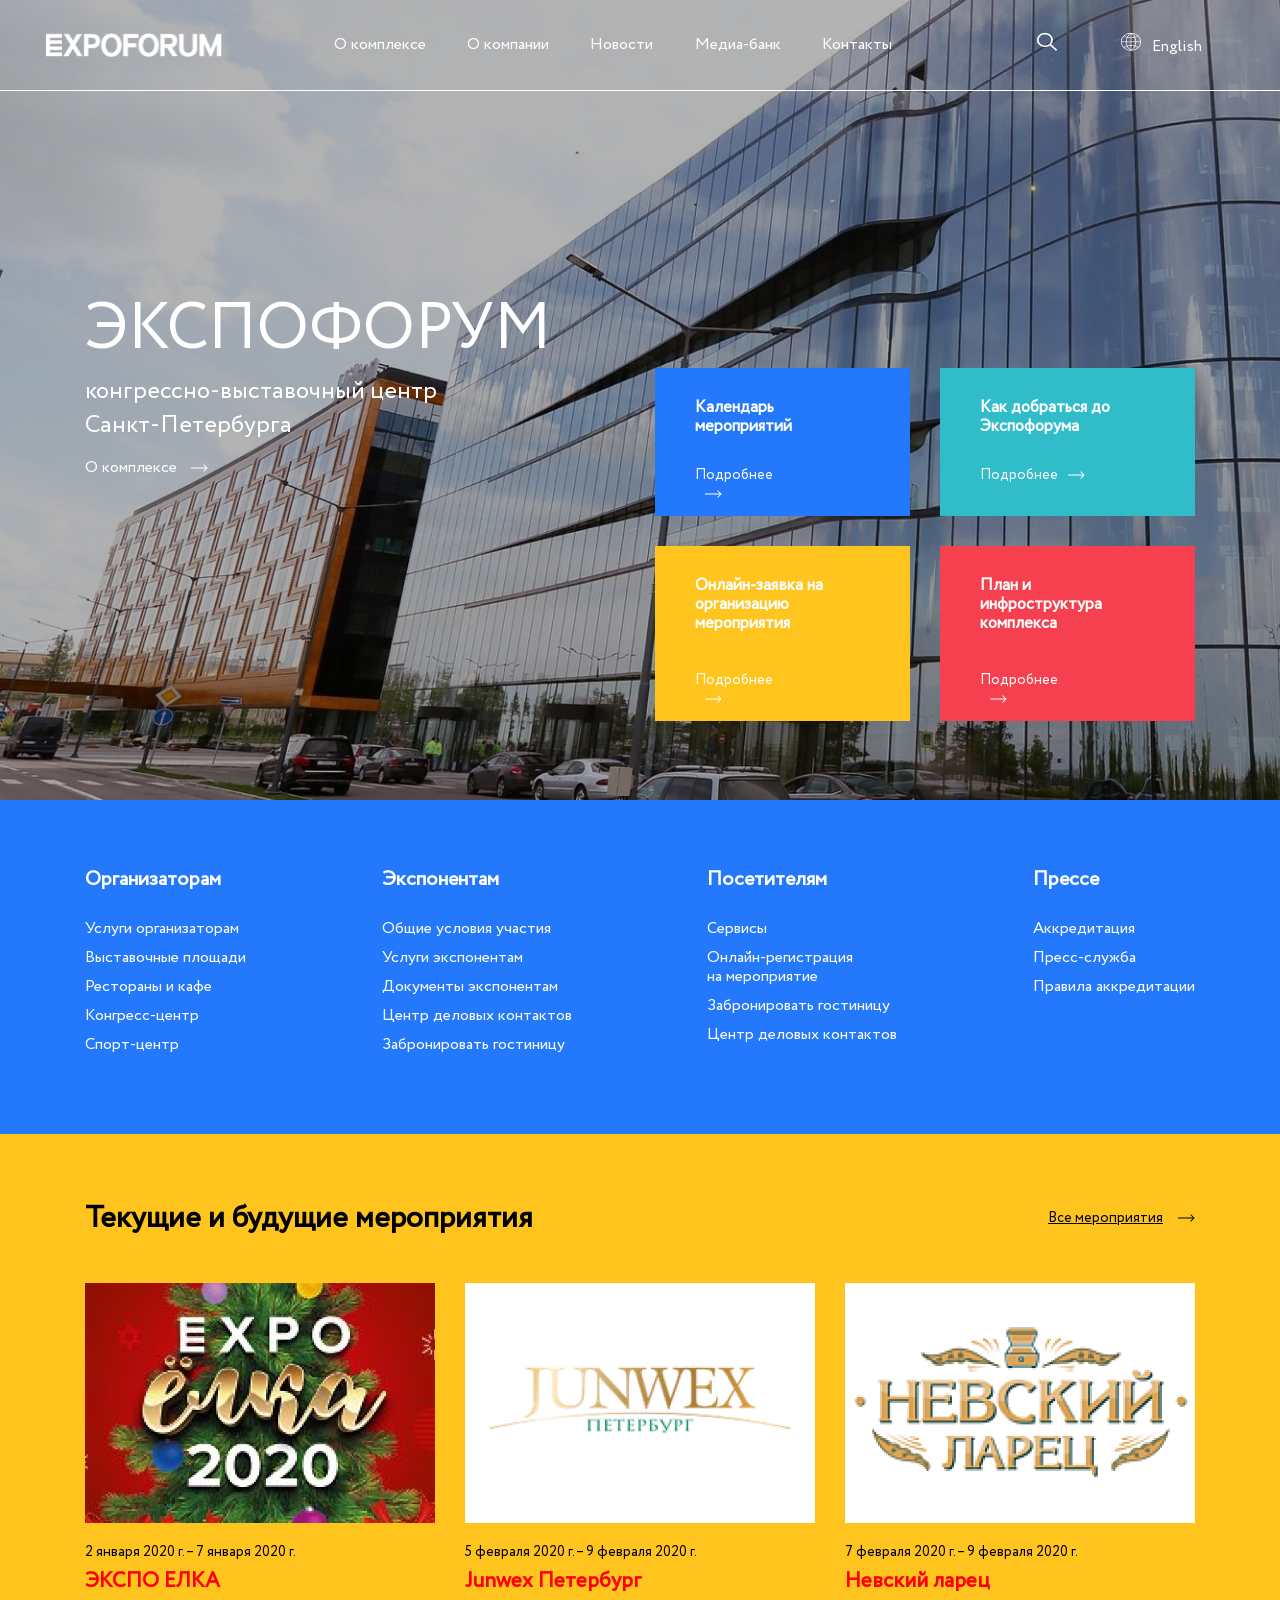
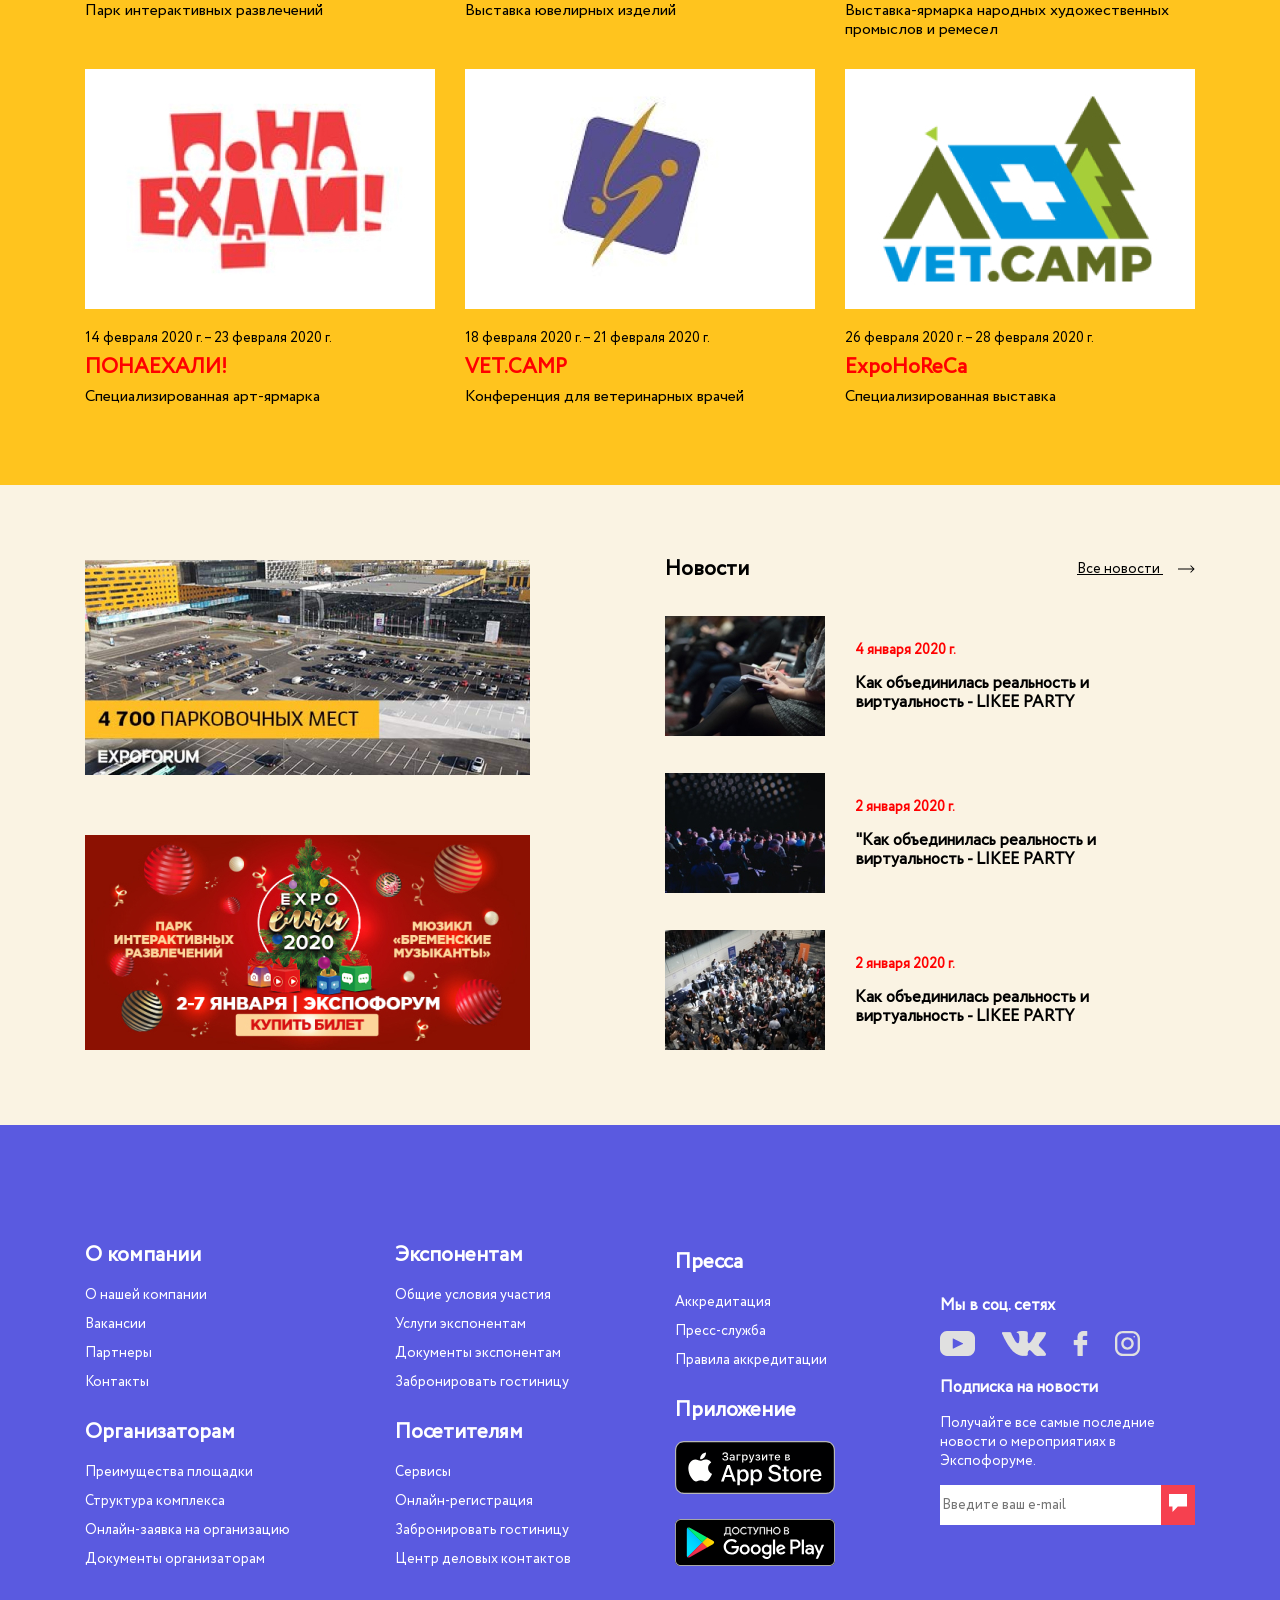
<file: index.html>
<!DOCTYPE html>
<html lang="ru">
<head>
    <meta charset="UTF-8">
    <meta name="viewport"
          content="width=device-width, user-scalable=no, initial-scale=1.0, maximum-scale=1.0, minimum-scale=1.0"/>
    <link href="css/stylesheet.css" rel="stylesheet">
    <link href="css/Normalize.css" rel="stylesheet">
    <link href="css/styles.css" rel="stylesheet">
    <title>Экспофорум</title>
</head>

<body>
<header class="main-header">
    <nav class="main-navigation">
        <div class="navigation-container">
            <a class="main-header-logo" href="#">
                <img src="img/logo.svg" alt="логотип экспофорум">
            </a>
            <div class="nav-flex">
                <a href="#">О комплексе</a>
                <a href="#">О компании</a>
                <a href="#">Новости</a>
                <a href="#">Медиа-банк</a>
                <a href="#">Контакты</a>
            </div>
            <div class="nav-icons">
                <a href="#" class="search-icon"><img src="img/Search.png" alt="Поиск"></a>
                <a href="#" class="language-icon">English</a>
            </div>
        </div>

    </nav>
    <div class="container">
        <div class="title-container">
            <div class="title">
                <div class="title-h1">
                    <a href="#">ЭКСПОФОРУМ</a>
                </div>
                <div class="title-p">
                    <a href="#"><p class="title-p-one">конгрессно-выставочный центр<br>Санкт-Петербурга</p></a>
                    <a href="#"><p class="title-p-two arrow-a-white ">О комплексе </p></a>
                </div>
            </div>
            <div><h2 class="element-invisible">Основные разделы</h2></div>
            <div>
                <div class="tales-container">
                    <div class="calendar">
                        <a href="#"><h3>Календарь мероприятий</h3></a>
                        <p class="arrow-a-white"><a href="#">Подробнее</a></p>
                    </div>
                    <div class="address">
                        <a href="#"><h3>Как добраться до Экспофорума</h3></a>
                        <p class="arrow-a-white"><a href="#">Подробнее</a></p>
                    </div>
                    <div class="online-application">
                        <a href="#"><h3>Онлайн-заявка на организацию мероприятия</h3></a>
                        <p class="arrow-a-white"><a href="#">Подробнее</a></p>
                    </div>
                    <div class="complex-plan">
                        <a href="#"><h3>План и инфроструктура комплекса</h3></a>
                        <p class="arrow-a-white"><a href="#">Подробнее</a></p>
                    </div>
                </div>
            </div>
        </div>
    </div>

</header>

<main>

    <section class="whois">
        <h2 class="element-invisible">Кому?</h2>
        <div class="container static">
            <div class="whois-container">
                <div class="whois-navigation">
                    <ul>
                        <li>
                            <h3><a href="#">Организаторам</a></h3>
                        </li>
                        <li>
                            <a href="#">Услуги организаторам</a>
                        </li>
                        <li>
                            <a href="#">Выставочные площади</a>
                        </li>
                        <li>
                            <a href="#">Рестораны и кафе</a>
                        </li>
                        <li>
                            <a href="#">Конгресс-центр</a>
                        </li>
                        <li>
                            <a href="#">Спорт-центр</a>
                        </li>
                    </ul>
                </div>
                <div class="whois-navigation">
                    <ul>
                        <li>
                            <a href="#"><h3>Экспонентам</h3></a>
                        </li>
                        <li>
                            <a href="#">Общие условия участия</a>
                        </li>
                        <li>
                            <a href="#">Услуги экспонентам</a>
                        </li>
                        <li>
                            <a href="#">Документы экспонентам</a>
                        </li>
                        <li>
                            <a href="#">Центр деловых контактов</a>
                        </li>
                        <li>
                            <a href="#">Забронировать гостиницу</a>
                        </li>
                    </ul>
                </div>
                <div class="whois-navigation">
                    <ul>
                        <li>
                            <h3><a href="#">Посетителям</a></h3>
                        </li>
                        <li>
                            <a href="#">Сервисы</a>
                        </li>
                        <li>
                            <a href="#">Онлайн-регистрация <br>на мероприятие</a>
                        </li>
                        <li>
                            <a href="#">Забронировать гостиницу</a>
                        </li>
                        <li>
                            <a href="#">Центр деловых контактов</a>
                        </li>
                    </ul>
                </div>
                <div class="whois-navigation">
                    <ul>
                        <li>
                            <h3><a href="#">Прессе</a></h3>
                        </li>
                        <li>
                            <a href="#">Аккредитация</a>
                        </li>
                        <li>
                            <a href="#">Пресс-служба</a>
                        </li>
                        <li>
                            <a href="#">Правила аккредитации</a>
                        </li>
                    </ul>
                </div>
            </div>
        </div>
    </section>

    <section class="activity">
        <div class="container">
            <div class="activity-container">
                <div class="activity-title">
                    <a href="#"><h2>Текущие и будущие мероприятия</h2></a>
                    <a class="arrow-a-black" href="#">Все мероприятия</a>
                </div>
                <div class="activity-row">
                    <div class="activity-box">
                        <div class="item-row">
                            <div class="item-img">
                                <a href="#"><img src="img/elka.jpg" alt="ёлка"></a>
                            </div>
                            <div class="item-date">
                                <p>2 января 2020 г. – 7 января 2020 г.</p>
                            </div>
                            <div class="item-body">
                                <a href="#"><h3>ЭКСПО ЕЛКА</h3></a>
                                <p>Парк интерактивных развлечений</p>
                            </div>
                        </div>
                    </div>
                    <div class="activity-box">
                        <div class="item-row">
                            <div class="item-img">
                                <a href="#"><img src="img/junwex.jpg" alt="junwex"></a>
                            </div>
                            <div class="item-date">
                                <p>5 февраля 2020 г. – 9 февраля 2020 г.</p>
                            </div>
                            <div class="item-body">
                                <a href="#"><h3>Junwex Петербург</h3></a>
                                <p>Выставка ювелирных изделий</p>
                            </div>
                        </div>

                    </div>
                    <div class="activity-box">
                        <div class="item-row">
                            <div class="item-img">
                                <a href="#"><img src="img/nevski.jpg" alt="nevski"></a>
                            </div>
                            <div class="item-date">
                                <p>7 февраля 2020 г. – 9 февраля 2020 г.</p>
                            </div>
                            <div class="item-body">
                                <a href="#"><h3>Невский ларец</h3></a>
                                <p>Выставка-ярмарка народных художественных промыслов и ремесел</p>
                            </div>
                        </div>

                    </div>
                    <div class="activity-box">
                        <div class="item-row">
                            <div class="item-img">
                                <a href="#"><img src="img/ponaehali.jpg" alt="ponaehali"></a>
                            </div>
                            <div class="item-date">
                                <p>14 февраля 2020 г. – 23 февраля 2020 г.</p>
                            </div>
                            <div class="item-body">
                                <a href="#"><h3>ПОНАЕХАЛИ!</h3></a>
                                <p>Специализированная арт-ярмарка</p>
                            </div>
                        </div>

                    </div>
                    <div class="activity-box">
                        <div class="item-row">
                            <div class="item-img">
                                <img src="img/vetcamp.jpg" alt="vetcamp">
                            </div>
                            <div class="item-date">
                                <p>18 февраля 2020 г. – 21 февраля 2020 г.</p>
                            </div>

                            <div class="item-body">
                                <a href="#"><h3>VET.CAMP</h3></a>
                                <p>Конференция для ветеринарных врачей</p>
                            </div>
                        </div>

                    </div>
                    <div class="activity-box">
                        <div class="item-row">
                            <div class="item-img">
                                <a href="#"><img src="img/expohoreca.jpg" alt="expohoreca"></a>
                            </div>
                            <div class="item-date">
                                <p>26 февраля 2020 г. – 28 февраля 2020 г.</p>
                            </div>
                            <div class="item-body">
                                <a href="#"><h3>ExpoHoReCa</h3></a>
                                <p>Специализированная выставка</p>
                            </div>
                        </div>

                    </div>
                </div>
            </div>
        </div>
    </section>

    <section class="news">
        <div class="container">
            <div class="news-container">
                <div class="news-img">
                    <a href="#" class="news-img-parking"></a>
                    <a href="#" class="news-img-expo2020"></a>
                </div>
                <div class="news-big-box">
                    <div class="news-header">
                        <a href="#"><h2>Новости</h2></a>
                        <a class="arrow-a-black" href="#">Все новости </a>
                    </div>
                    <div class="news-box">
                        <a href="#" class="news-img-flex"><img src="img/virt1.jpg" alt="картинка LIKEE PARTY"></a>
                        <div class="news-text">
                            <b>4 января 2020 г.</b>
                            <h3><a href="#">Как объединилась реальность и виртуальность - LIKEE PARTY</a></h3>
                        </div>
                    </div>
                    <div class="news-box">
                        <a href="#" class="news-img-flex"><img src="img/virt2.jpg" alt="ЭкспоЕлка"></a>
                        <div class="news-text">
                            <b>2 января 2020 г.</b>
                            <h3><a href="#">"Как объединилась реальность и виртуальность - LIKEE PARTY</a></h3>
                        </div>
                    </div>
                    <div class="news-box">
                        <a href="#" class="news-img-flex"><img src="img/virt3.jpg" alt="картинка Куда едет король - большой секрет!"></a>
                        <div class="news-text">
                            <b>2 января 2020 г.</b>
                            <h3><a href="#">Как объединилась реальность и виртуальность - LIKEE PARTY</a></h3>
                        </div>
                    </div>
                </div>
            </div>
        </div>
    </section>

</main>
<footer>
    <h2 class="element-invisible">Подвал с навигацией</h2>
    <div class="footer-container">
        <div class="container">
            <div class="footer-box">
                <div class="footer-speaker">
                    <div>
                        <ul>
                            <li>
                                <a href="#"><h3>О компании</h3></a>
                            </li>
                            <li>
                                <a href="#">О нашей компании</a>
                            </li>
                            <li>
                                <a href="#">Вакансии</a>
                            </li>
                            <li>
                                <a href="#">Партнеры</a>
                            </li>
                            <li>
                                <a href="#">Контакты</a>
                            </li>
                        </ul>
                    </div>

                    <div>
                        <ul>
                            <li>
                                <a href="#"><h3>Организаторам</h3></a>
                            </li>
                            <li>
                                <a href="#">Преимущества площадки</a>
                            </li>
                            <li>
                                <a href="#">Структура комплекса</a>
                            </li>
                            <li>
                                <a href="#">Онлайн-заявка на организацию</a>
                            </li>
                            <li>
                                <a href="#">Документы организаторам</a>
                            </li>
                        </ul>
                    </div>
                </div>
                <div class="footer-speaker">
                    <div>
                        <h3><a href="#">Экспонентам</a></h3>
                        <ul>
                            <li>
                                <a href="#">Общие условия участия</a>
                            </li>
                            <li>
                                <a href="#">Услуги экспонентам</a>
                            </li>
                            <li>
                                <a href="#">Документы экспонентам</a>
                            </li>
                            <li>
                                <a href="#">Забронировать гостиницу</a>
                            </li>
                        </ul>
                    </div>

                    <div>
                        <h3>Посетителям</h3>
                        <ul>
                            <li>
                                <a href="#">Сервисы</a>
                            </li>
                            <li>
                                <a href="#">Онлайн-регистрация</a>
                            </li>
                            <li>
                                <a href="#">Забронировать гостиницу</a>
                            </li>
                            <li>
                                <a href="#">Центр деловых контактов</a>
                            </li>
                        </ul>
                    </div>
                </div>
                <div class="footer-speaker">
                    <div>
                        <ul>
                            <li>
                                <a href="#"><h3>Пресса</h3></a>
                            </li>
                            <li>
                                <a href="#">Аккредитация</a>
                            </li>
                            <li>
                                <a href="#">Пресс-служба</a>
                            </li>
                            <li>
                                <a href="#">Правила аккредитации</a>
                            </li>

                        </ul>
                    </div>

                    <div class="application">
                        <h3>Приложение</h3>
                        <a href="#"><img src="img/appstore.svg" alt="Apple Store"></a>
                        <br>
                        <a href="#"><img src="img/googleplay.svg" alt="Google Play"></a>
                    </div>
                </div>
                <div>
                    <div class="socials">
                        <h3>Мы в соц. сетях</h3>
                        <div class="socials-icons">
                            <a href="#"><img src="img/youtube.png" alt="youtube"></a>
                            <a href="#"><img src="img/vk.png" alt="vk"></a>
                            <a href="#"><img src="img/facebook.png" alt="facebook"></a>
                            <a href="#"><img src="img/instagram.svg" alt="instagram"></a>
                        </div>
                    </div>
                    <div>
                        <h3>Подписка на новости</h3>
                        <p class="footer-paragraph">Получайте все самые последние новости о мероприятиях в
                            Экспофоруме.</p>

                        <div class="footer-field">
                            <form>
                                <input type="text" placeholder="Введите ваш e-mail">
                                <button><img src="img/Vector.svg" alt="Vector"></button>
                            </form>
                        </div>

                    </div>
                </div>
            </div>
        </div>
    </div>

</footer>

</body>
</html>
</file>
<file: css/stylesheet.css>
/* This stylesheet generated by Transfonter (https://transfonter.org) on June 26, 2017 11:20 AM */

@font-face {
	font-family: 'Circe';
	src:url("../fonts/Circe-Regular.woff") format('woff');
	font-weight: normal;
	font-style: normal;
}
</file>
<file: css/styles.css>
body {
    padding: 0;
    font-family: "Circe", sans-serif;
    font-size: 14px;
    line-height: 19px;
    font-weight: 400;
    color: white;
    background-position: top left;
    margin: 0 auto 0 auto;
    max-width: 100%;
    min-width: 1100px;
}

a {
    text-decoration: none;
    color: white;
}

.h3 {
    font-size: 21px;
    font-weight: 500;
    font-style: normal;
    line-height: 27px;
}

.main-navigation {
    width: 100%;
    border-bottom: 1px solid white;
}
.navigation-container {
    display: flex;
    height: 90px;
    max-width: 1920px;
    margin: 0 auto;
    justify-content: space-around;
    align-items: center;
    font-size: 16px;
    line-height: 22px;
    font-style: normal;
}

.main-header-logo {
    width: 176px;
    height: 24px;
}

.nav-flex {
    width: 600px;
    display: flex;
    justify-content: space-around;
    align-items: center;
    flex-direction: row;
    min-width: 500px;
}

.nav-icons {
    width: 230px;
    min-width: 230px;
    display: flex;
    justify-content: space-around;
    align-items: center;
    flex-direction: row;
}

.language-icon::before {
    content: url("../img/Globe.png");
    margin-right: 11px;
}

.whois-navigation {
    list-style: none;
}

.whois-navigation ul {
    margin: 0;
    padding: 0;
    list-style: none;
    font-size: 16px;
}

.whois-navigation li {
    margin-bottom: 10px;
}

.whois-navigation h3 {
    font-size: 20px;
    margin: 0 0 30px 0;
}

.main-navigation a {
    color: #ffffff;
    text-decoration: blue;
}

.site-navigation a:hover,
.whois-navigation a:hover {
    text-decoration: underline;
    background-color: green;
}

.arrow-a-black {
    text-decoration-line: underline;
}

.arrow-a-black::after {
    content: url('../img/Arrow 1.png');
    margin: 0 0 0 15px;
    filter: invert(1);
}

.calendar {
    width: 215px;
    height: 118px;
    background: #2378FC;
    margin: 0;
    padding: 30px 0 0 40px;
}

.calendar h3 {
    width: 127px;
    height: 54px;
    margin: 0;
    padding: 0;
}

.calendar p {
    width: 102px;
    height: 19px;
}

.online-application {
    width: 215px;
    height: 145px;
    background: #FFC41E;
    margin: 0;
    padding: 30px 0 0 40px;
}

.online-application h3 {
    width: 160px;
    height: 81px;
    margin: 0;
    padding: 0;
}

.online-application p {
    width: 102px;
    height: 19px;
}

.address {
    width: 215px;
    height: 118px;
    background: #30BCC9;
    margin: 0;
    padding: 30px 0 0 40px;
}

.address h3 {
    width: 175px;
    height: 54px;
    margin: 0;
    padding: 0;
}

.complex-plan {
    width: 215px;
    height: 145px;
    background: #F6404F;
    padding-left: 40px;
    padding-top: 30px;
}

.complex-plan h3 {
    width: 175px;
    height: 81px;
    margin: 0;
    padding: 0;
}

.complex-plan p {
    width: 102px;
    height: 19px;
}

.tales-container {
    display: grid;
    grid-template-columns: 255px 255px;
    margin: 0;
    grid-gap: 30px;
}

.main-header {
    height: 800px;
    margin: 0 auto;
    background-image: url("../img/photo.jpg");
    background-size: cover;
    background-repeat: no-repeat;
    justify-content: center;
}

.grid-container {
    margin: 220px 0 auto;
    display: grid;
    grid-template-areas: "post-1 post-2"
                         "post-3 post-4";
    grid-template-columns: 460px 540px;
    grid-row-gap: 35px;
    grid-column-gap: 135px;
}

.title-container{
    display: flex;
    flex-wrap: wrap;
    flex: 0 1 50%;
    align-items: flex-end;
    justify-content: space-between;
    margin: 210px auto auto auto;
    padding: 10px 20px 0 10px;

}

.title{
    display: flex;
    flex-direction: column;
    height: 400px;
    padding: 10px 0 0 10px;
}


.title-h1 {
    font-size: 64px;
}

.title-h1 h1{
    margin: 0;
    height: 56px;
}

.title-p{
    margin-top: 35px;
}

.title-p-one{
    font-size: 24px;
    line-height: 140%;
    margin: 0;
}

.title-p-two{
    font-size: 16px;
}

.arrow-a-white::after {
    content: url('../img/Arrow 1.png');
    margin: 0 0 0 10px;
}

.whois {
    display: flex;
    background-color: #2378FC;
}

.whois-container {
    display: flex;
    justify-content: space-between;
    align-items: flex-start;
    padding: 20px 10px 20px 10px;
    margin: 50px 0 50px 0;
}

.whois-container ul {
    padding: 0 10px;
}

.activity {
    background-color: #FFC41E;
    padding: 30px 0;
}

.container {
    max-width: 1150px;
    margin: 0 auto;
}

.static {
    width: 1200px;
}

.activity-container {
    margin: 25px 0 14px 0;
    padding: 20px 20px 20px 20px;
}

.activity-title {
    display: flex;
    justify-content: space-between;
    margin-bottom: 40px;
}

.activity-title h2 {
    margin: 0;
    color: black;
    font-size: 30px;
    text-decoration: none;
}

.activity-title a:nth-child(2) {
    color: black;
    text-decoration: underline;
}

.black {
    color: black;
}

.activity-row {
    display: flex;
    flex-wrap: wrap;
    margin: 0;
    justify-content: space-between;
}

.activity-box {
    padding: 15px 0;
    flex: 0 1 33.333%;
    flex-direction: row;
    max-width: 350px;

}

.item-row {
    display: flex;
    flex-direction: column;
}

.item-img {
    width: 350px;
    height: 240px;
    padding-bottom: 10px;
}

.item-date {
    font-size: 14px;
    color: #000000;
    padding-top: 10px;
    margin-bottom: 5px;
}

.item-date p {
    margin: 0;
    padding: 0;
}

.item-body {
    display: flex;
    flex-direction: column;
    justify-content: flex-start;
    flex: 1 0 auto;
    margin-top: 5px;
}

.item-body a {
    color: red;
}

.item-body h3 {
    font-size: 21px;
    margin: 0;
    padding-bottom: 5px;
}

.item-body p {
    margin: 0;
    padding-top: 5px;
    font-size: 16px;
    color: #000000;
}

.item-text a {
    font-size: 21px;
    color: #F6404F;
}

.news {
    background-color: #FAF3E3;
    padding: 55px 0 55px 0;
    margin: 0 auto;
}

.news a {
    color: black;
}

.news-container {
    display: flex;
    margin: 0;
    padding: 20px;
    justify-content: space-between;
    align-items: center;
}

.news-img {
    display: flex;
    flex-direction: column;
}

.news-img-parking {
    content: url("../img/parking.jpg");
    width: 445px;
}

.news-img-expo2020 {
    content: url("../img/expo2020.jpg");
    margin-top: 60px;
    width: 445px;
}

.news-big-box {
    display: flex;
    flex-direction: column;
    justify-content: space-between;
    max-width: 530px;
    height: 490px;
}

.news-header {
    display: flex;
    justify-content: space-between;
    align-items: center;
}

.news-header h2 {
    margin: 0;
}

.news-box {
    display: flex;
}

.news-img-flex {
    display: flex;
}

.news-text {
    display: flex;
    flex-direction: column;
    justify-content: center;
    padding-left: 30px;
}

.news-text b {
    color: red;
    margin: 0 0 14px 0;
}

.news-text h3 {
    margin: 0;
}

.footer-container {
    height: 476px;
    background-color: #5a5ae0;
    padding-top: 100px;
}

.footer-box {
    display: flex;
    align-items: center;
    margin: 0 auto;
    padding: 0 20px;
    justify-content: space-between;
    max-width: 1200px;
}

.footer-speaker {
    display: flex;
    flex-direction: column;
}

.footer-speaker ul {
    margin: 0;
    padding: 0;
    list-style: none;
    font-size: 14px;
}

.footer-speaker li {
    margin-bottom: 10px;
}

.footer-speaker h3 {
    font-size: 21px;
}

.footer-paragraph {
    max-width: 255px;
}

.footer-field {
    margin: 0;
    height: 40px;
    width: 100%;
    background: #A3D0C3;
}

.footer-field form {
    display: flex;
    margin: 0;
    padding: 0;
}

.footer-field input {
    width: 100%;
    border: none;
    margin: 0 auto;
    outline: none;
}
.footer-field input:focus{
    outline: 1px;
}

.footer-field button {
    width: 40px;
    height: 40px;
    border: none;
    background: #F6404F;
    padding: 0;
    cursor: pointer;
}

.application {
    display: flex;
    flex-direction: column;
    justify-content: space-between;
    align-items: start;
}

.socials {
    display: flex;
    flex-direction: column;
    justify-content: space-between;
}

.socials-icons {
    display: flex;
    max-width: 200px;
    justify-content: space-between;
}

.element-invisible {
    outline: 0;
    text-indent: -9999em;
    padding: 0;
    margin: 0;
    width: 0;
    height: 0;
}
</file>
